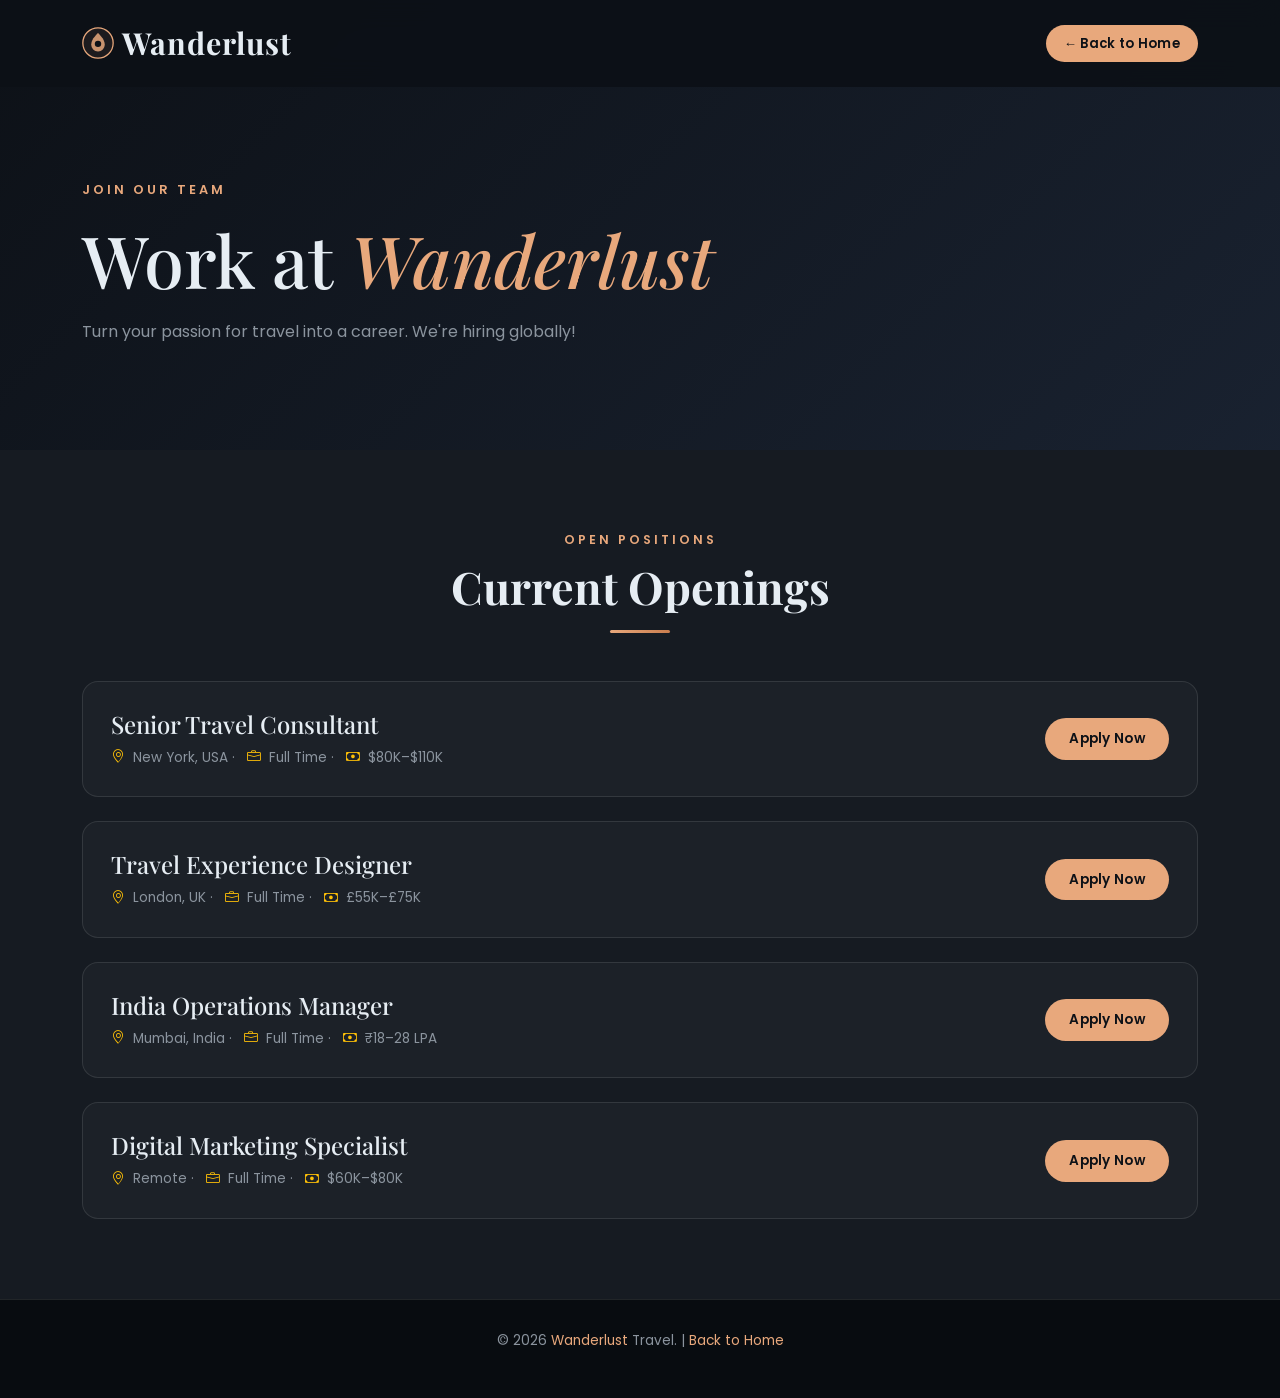
<file: travel-showcase/pages/careers.html>
<!DOCTYPE html><html lang="en"><head><meta charset="UTF-8"/><meta name="viewport" content="width=device-width, initial-scale=1.0"/><title>Careers — Wanderlust Travel</title><link rel="stylesheet" href="https://cdn.jsdelivr.net/npm/bootstrap@5.3.0/dist/css/bootstrap.min.css"/><link rel="stylesheet" href="https://cdn.jsdelivr.net/npm/bootstrap-icons@1.10.5/font/bootstrap-icons.css"/><link href="https://fonts.googleapis.com/css2?family=Playfair+Display:ital,wght@0,400;0,700;1,400&family=Poppins:wght@300;400;500;600&display=swap" rel="stylesheet"/><link rel="stylesheet" href="../css/style.css"/></head>
<body>
<nav class="navbar navbar-expand-lg fixed-top" style="background:rgba(13,17,23,0.97)!important;backdrop-filter:blur(14px);padding:14px 0;"><div class="container"><a class="navbar-brand d-flex align-items-center gap-2" href="../index.html"><svg width="32" height="32" viewBox="0 0 38 38" fill="none"><circle cx="19" cy="19" r="18" stroke="#e8a87c" stroke-width="1.5" fill="rgba(232,168,124,0.08)"/><path d="M19 7C19 7 27 14 27 20.5C27 25.5 23.5 29 19 29C14.5 29 11 25.5 11 20.5C11 14 19 7 19 7Z" fill="#e8a87c" opacity="0.85"/><circle cx="19" cy="20" r="3.8" fill="#0d1117"/></svg><span class="brand-name">Wander<span>lust</span></span></a><a href="../index.html" class="btn-primary-custom ms-auto" style="font-size:0.82rem;padding:8px 18px;">← Back to Home</a></div></nav>
<div style="min-height:50vh;background:linear-gradient(135deg,rgba(13,17,23,0.88),rgba(26,35,50,0.92)),url('https://images.unsplash.com/photo-1521737711867-e3b97375f902?w=1400&q=80') center/cover;display:flex;align-items:center;padding-top:90px;">
  <div class="container"><p style="color:var(--primary);text-transform:uppercase;letter-spacing:3px;font-size:0.8rem;font-weight:600;">Join Our Team</p><h1 style="font-family:'Playfair Display',serif;font-size:clamp(2.5rem,6vw,4.5rem);color:var(--text-light);margin-bottom:16px;">Work at <span style="color:var(--primary);font-style:italic;">Wanderlust</span></h1><p style="color:var(--text-muted);max-width:500px;">Turn your passion for travel into a career. We're hiring globally!</p></div>
</div>
<section style="padding:80px 0;background:var(--dark2);">
  <div class="container">
    <div class="text-center mb-5"><span class="section-label">Open Positions</span><h2 class="section-title">Current Openings</h2><div class="accent-line"></div></div>
    <div class="row g-4">
      <div class="col-12"><div style="background:var(--card-bg);border:1px solid var(--glass-border);border-radius:16px;padding:28px;display:flex;justify-content:space-between;align-items:center;flex-wrap:wrap;gap:16px;transition:all 0.3s;" onmouseover="this.style.borderColor='var(--primary)'" onmouseout="this.style.borderColor='var(--glass-border)'"><div><h4 style="font-family:'Playfair Display',serif;margin-bottom:8px;">Senior Travel Consultant</h4><p style="color:var(--text-muted);font-size:0.85rem;margin:0;"><i class="bi bi-geo-alt me-2 text-warning"></i>New York, USA · <i class="bi bi-briefcase me-2 ms-2 text-warning"></i>Full Time · <i class="bi bi-cash me-2 ms-2 text-warning"></i>$80K–$110K</p></div><button class="btn-primary-custom" style="font-size:0.85rem;padding:10px 24px;">Apply Now</button></div></div>
      <div class="col-12"><div style="background:var(--card-bg);border:1px solid var(--glass-border);border-radius:16px;padding:28px;display:flex;justify-content:space-between;align-items:center;flex-wrap:wrap;gap:16px;transition:all 0.3s;" onmouseover="this.style.borderColor='var(--primary)'" onmouseout="this.style.borderColor='var(--glass-border)'"><div><h4 style="font-family:'Playfair Display',serif;margin-bottom:8px;">Travel Experience Designer</h4><p style="color:var(--text-muted);font-size:0.85rem;margin:0;"><i class="bi bi-geo-alt me-2 text-warning"></i>London, UK · <i class="bi bi-briefcase me-2 ms-2 text-warning"></i>Full Time · <i class="bi bi-cash me-2 ms-2 text-warning"></i>£55K–£75K</p></div><button class="btn-primary-custom" style="font-size:0.85rem;padding:10px 24px;">Apply Now</button></div></div>
      <div class="col-12"><div style="background:var(--card-bg);border:1px solid var(--glass-border);border-radius:16px;padding:28px;display:flex;justify-content:space-between;align-items:center;flex-wrap:wrap;gap:16px;transition:all 0.3s;" onmouseover="this.style.borderColor='var(--primary)'" onmouseout="this.style.borderColor='var(--glass-border)'"><div><h4 style="font-family:'Playfair Display',serif;margin-bottom:8px;">India Operations Manager</h4><p style="color:var(--text-muted);font-size:0.85rem;margin:0;"><i class="bi bi-geo-alt me-2 text-warning"></i>Mumbai, India · <i class="bi bi-briefcase me-2 ms-2 text-warning"></i>Full Time · <i class="bi bi-cash me-2 ms-2 text-warning"></i>₹18–28 LPA</p></div><button class="btn-primary-custom" style="font-size:0.85rem;padding:10px 24px;">Apply Now</button></div></div>
      <div class="col-12"><div style="background:var(--card-bg);border:1px solid var(--glass-border);border-radius:16px;padding:28px;display:flex;justify-content:space-between;align-items:center;flex-wrap:wrap;gap:16px;transition:all 0.3s;" onmouseover="this.style.borderColor='var(--primary)'" onmouseout="this.style.borderColor='var(--glass-border)'"><div><h4 style="font-family:'Playfair Display',serif;margin-bottom:8px;">Digital Marketing Specialist</h4><p style="color:var(--text-muted);font-size:0.85rem;margin:0;"><i class="bi bi-geo-alt me-2 text-warning"></i>Remote · <i class="bi bi-briefcase me-2 ms-2 text-warning"></i>Full Time · <i class="bi bi-cash me-2 ms-2 text-warning"></i>$60K–$80K</p></div><button class="btn-primary-custom" style="font-size:0.85rem;padding:10px 24px;">Apply Now</button></div></div>
    </div>
  </div>
</section>
<footer style="background:#080c10;padding:30px 0;border-top:1px solid var(--glass-border);"><div class="container text-center"><p style="color:var(--text-muted);font-size:0.85rem;">© 2026 <span style="color:var(--primary);">Wanderlust</span> Travel. | <a href="../index.html" style="color:var(--primary);">Back to Home</a></p></div></footer>
<script src="https://cdn.jsdelivr.net/npm/bootstrap@5.3.0/dist/js/bootstrap.bundle.min.js"></script>
</body></html>
</file>
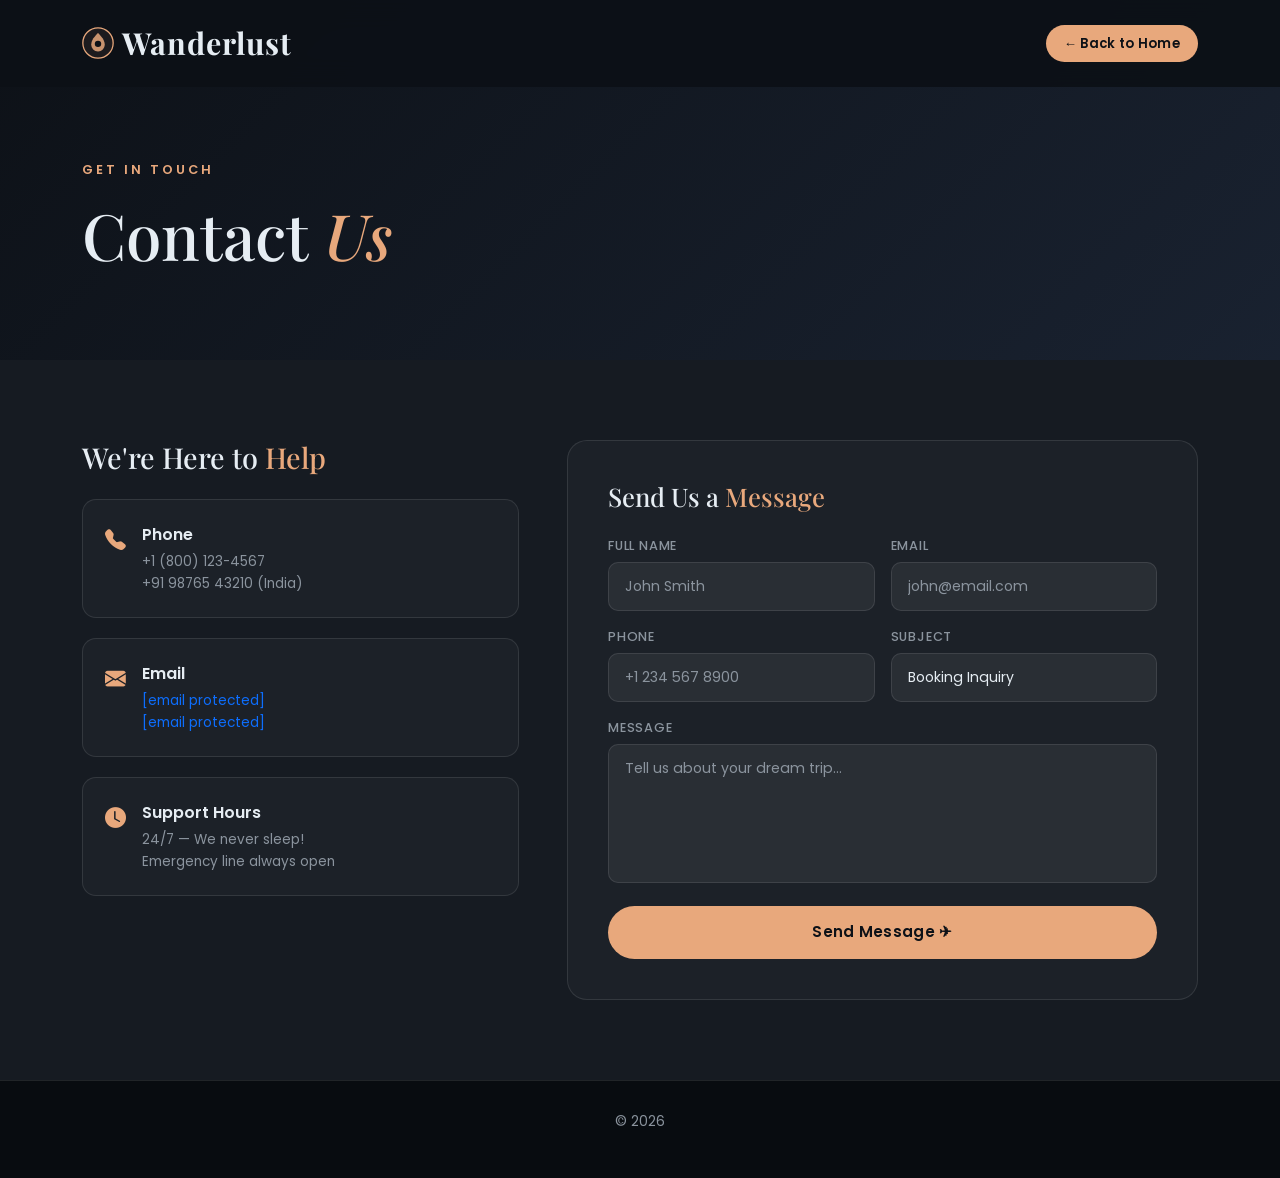
<file: travel-showcase/pages/contact.html>
<!DOCTYPE html><html lang="en"><head><meta charset="UTF-8"/><meta name="viewport" content="width=device-width, initial-scale=1.0"/><title>Contact — Wanderlust Travel</title><link rel="stylesheet" href="https://cdn.jsdelivr.net/npm/bootstrap@5.3.0/dist/css/bootstrap.min.css"/><link rel="stylesheet" href="https://cdn.jsdelivr.net/npm/bootstrap-icons@1.10.5/font/bootstrap-icons.css"/><link href="https://fonts.googleapis.com/css2?family=Playfair+Display:ital,wght@0,400;0,700;1,400&family=Poppins:wght@300;400;500;600&display=swap" rel="stylesheet"/><link rel="stylesheet" href="../css/style.css"/></head>
<body>
<nav class="navbar navbar-expand-lg fixed-top" style="background:rgba(13,17,23,0.97)!important;backdrop-filter:blur(14px);padding:14px 0;"><div class="container"><a class="navbar-brand d-flex align-items-center gap-2" href="../index.html"><svg width="32" height="32" viewBox="0 0 38 38" fill="none"><circle cx="19" cy="19" r="18" stroke="#e8a87c" stroke-width="1.5" fill="rgba(232,168,124,0.08)"/><path d="M19 7C19 7 27 14 27 20.5C27 25.5 23.5 29 19 29C14.5 29 11 25.5 11 20.5C11 14 19 7 19 7Z" fill="#e8a87c" opacity="0.85"/><circle cx="19" cy="20" r="3.8" fill="#0d1117"/></svg><span class="brand-name">Wander<span>lust</span></span></a><a href="../index.html" class="btn-primary-custom ms-auto" style="font-size:0.82rem;padding:8px 18px;">← Back to Home</a></div></nav>
<div style="min-height:40vh;background:linear-gradient(135deg,rgba(13,17,23,0.9),rgba(26,35,50,0.93)),url('https://images.unsplash.com/photo-1423666639041-f56000c27a9a?w=1400&q=80') center/cover;display:flex;align-items:center;padding-top:90px;">
  <div class="container"><p style="color:var(--primary);text-transform:uppercase;letter-spacing:3px;font-size:0.8rem;font-weight:600;">Get In Touch</p><h1 style="font-family:'Playfair Display',serif;font-size:clamp(2.5rem,6vw,4rem);color:var(--text-light);margin-bottom:16px;">Contact <span style="color:var(--primary);font-style:italic;">Us</span></h1></div>
</div>
<section style="padding:80px 0;background:var(--dark2);">
  <div class="container">
    <div class="row g-5">
      <div class="col-lg-5">
        <h3 style="font-family:'Playfair Display',serif;font-size:1.8rem;margin-bottom:24px;">We're Here to <span style="color:var(--primary);">Help</span></h3>
        <div style="display:flex;flex-direction:column;gap:20px;">
          <div style="background:var(--card-bg);border:1px solid var(--glass-border);border-radius:14px;padding:22px;display:flex;gap:16px;align-items:flex-start;"><i class="bi bi-telephone-fill" style="color:var(--primary);font-size:1.3rem;flex-shrink:0;margin-top:2px;"></i><div><p style="font-weight:600;margin-bottom:4px;">Phone</p><p style="color:var(--text-muted);font-size:0.85rem;margin:0;">+1 (800) 123-4567<br/>+91 98765 43210 (India)</p></div></div>
          <div style="background:var(--card-bg);border:1px solid var(--glass-border);border-radius:14px;padding:22px;display:flex;gap:16px;align-items:flex-start;"><i class="bi bi-envelope-fill" style="color:var(--primary);font-size:1.3rem;flex-shrink:0;margin-top:2px;"></i><div><p style="font-weight:600;margin-bottom:4px;">Email</p><p style="color:var(--text-muted);font-size:0.85rem;margin:0;"><a href="/cdn-cgi/l/email-protection" class="__cf_email__" data-cfemail="761e131a1a19360117181213041a0305025815191b">[email&#160;protected]</a><br/><a href="/cdn-cgi/l/email-protection" class="__cf_email__" data-cfemail="2f4d4040444641485c6f584e414b4a5d435a5c5b014c4042">[email&#160;protected]</a></p></div></div>
          <div style="background:var(--card-bg);border:1px solid var(--glass-border);border-radius:14px;padding:22px;display:flex;gap:16px;align-items:flex-start;"><i class="bi bi-clock-fill" style="color:var(--primary);font-size:1.3rem;flex-shrink:0;margin-top:2px;"></i><div><p style="font-weight:600;margin-bottom:4px;">Support Hours</p><p style="color:var(--text-muted);font-size:0.85rem;margin:0;">24/7 — We never sleep!<br/>Emergency line always open</p></div></div>
        </div>
      </div>
      <div class="col-lg-7">
        <div style="background:var(--card-bg);border:1px solid var(--glass-border);border-radius:20px;padding:40px;">
          <h3 style="font-family:'Playfair Display',serif;font-size:1.6rem;margin-bottom:24px;">Send Us a <span style="color:var(--primary);">Message</span></h3>
          <div class="row g-3">
            <div class="col-md-6"><label class="form-label-custom">Full Name</label><input type="text" class="form-input-custom" placeholder="John Smith"/></div>
            <div class="col-md-6"><label class="form-label-custom">Email</label><input type="email" class="form-input-custom" placeholder="john@email.com"/></div>
            <div class="col-md-6"><label class="form-label-custom">Phone</label><input type="tel" class="form-input-custom" placeholder="+1 234 567 8900"/></div>
            <div class="col-md-6"><label class="form-label-custom">Subject</label><select class="form-input-custom"><option>Booking Inquiry</option><option>Trip Planning</option><option>Cancellation</option><option>General Query</option></select></div>
            <div class="col-12"><label class="form-label-custom">Message</label><textarea class="form-input-custom" rows="5" placeholder="Tell us about your dream trip..." style="resize:none;"></textarea></div>
            <div class="col-12"><button class="btn-primary-custom w-100" onclick="this.textContent='✅ Message Sent! We\'ll reply within 2 hours.';this.style.background='#2d6a4f';">Send Message ✈</button></div>
          </div>
        </div>
      </div>
    </div>
  </div>
</section>
<footer style="background:#080c10;padding:30px 0;border-top:1px solid var(--glass-border);"><div class="container text-center"><p style="color:var(--text-muted);font-size:0.85rem;">© 2026 <span style="color:va
</file>
<file: travel-showcase/css/style.css>
/* ============================================================
   WANDERLUST — TRAVEL DESTINATION SHOWCASE
   style.css — Main Stylesheet
   ============================================================ */

/* ========================
   CSS VARIABLES
======================== */
:root {
  --primary: #e8a87c;
  --primary-dark: #c97d4e;
  --primary-light: rgba(232, 168, 124, 0.15);
  --accent: #2d6a4f;
  --dark: #0d1117;
  --dark2: #161b22;
  --card-bg: #1c2128;
  --text-light: #e6edf3;
  --text-muted: #8b949e;
  --glass: rgba(255, 255, 255, 0.06);
  --glass-border: rgba(255, 255, 255, 0.1);
  --shadow-sm: 0 4px 15px rgba(0, 0, 0, 0.2);
  --shadow-md: 0 15px 35px rgba(0, 0, 0, 0.3);
  --shadow-lg: 0 30px 60px rgba(0, 0, 0, 0.4);
  --radius-sm: 10px;
  --radius-md: 16px;
  --radius-lg: 24px;
  --transition: all 0.4s ease;
}

/* ========================
   GLOBAL RESET & BASE
======================== */
*, *::before, *::after {
  margin: 0;
  padding: 0;
  box-sizing: border-box;
}

html {
  scroll-behavior: smooth;
  font-size: 16px;
}

body {
  font-family: 'Poppins', sans-serif;
  background-color: var(--dark);
  color: var(--text-light);
  overflow-x: hidden;
  line-height: 1.6;
}

h1, h2, h3, h4 {
  font-family: 'Playfair Display', serif;
  line-height: 1.2;
}

a {
  text-decoration: none;
  transition: var(--transition);
}

img {
  max-width: 100%;
  display: block;
}

ul {
  list-style: none;
  padding: 0;
  margin: 0;
}

section {
  padding: 100px 0;
}

/* ========================
   REUSABLE UTILITIES
======================== */
.section-label {
  color: var(--primary);
  text-transform: uppercase;
  letter-spacing: 3px;
  font-size: 0.78rem;
  font-weight: 600;
  margin-bottom: 10px;
  display: block;
}

.section-title {
  font-size: clamp(2rem, 4vw, 2.8rem);
  font-weight: 700;
  margin-bottom: 12px;
  color: var(--text-light);
}

.section-subtitle {
  color: var(--text-muted);
  font-size: 1rem;
  font-weight: 300;
  margin-bottom: 60px;
  max-width: 500px;
  margin-left: auto;
  margin-right: auto;
}

.accent-line {
  width: 60px;
  height: 3px;
  background: linear-gradient(to right, var(--primary), var(--primary-dark));
  margin: 16px auto 20px;
  border-radius: 2px;
}

/* ========================
   BUTTONS
======================== */
.btn-primary-custom {
  background: var(--primary);
  color: var(--dark);
  border: none;
  padding: 14px 32px;
  border-radius: 50px;
  font-weight: 600;
  font-size: 0.95rem;
  font-family: 'Poppins', sans-serif;
  cursor: pointer;
  transition: var(--transition);
  display: inline-block;
  text-decoration: none;
  letter-spacing: 0.3px;
}

.btn-primary-custom:hover {
  background: var(--primary-dark);
  transform: translateY(-3px);
  box-shadow: 0 15px 35px rgba(232, 168, 124, 0.3);
  color: var(--dark);
}

.btn-primary-custom:active {
  transform: translateY(-1px);
}

.btn-outline-custom {
  background: transparent;
  color: var(--text-light);
  border: 1px solid var(--glass-border);
  padding: 14px 32px;
  border-radius: 50px;
  font-weight: 400;
  font-size: 0.95rem;
  font-family: 'Poppins', sans-serif;
  cursor: pointer;
  transition: var(--transition);
  display: inline-block;
  text-decoration: none;
  margin-left: 16px;
}

.btn-outline-custom:hover {
  border-color: var(--primary);
  color: var(--primary);
  transform: translateY(-3px);
}

/* ========================
   NAVBAR
======================== */
.navbar {
  background: transparent;
  transition: var(--transition);
  padding: 22px 0;
  position: fixed;
  width: 100%;
  top: 0;
  z-index: 1000;
}

.navbar.scrolled {
  background: rgba(13, 17, 23, 0.96) !important;
  backdrop-filter: blur(14px);
  -webkit-backdrop-filter: blur(14px);
  padding: 12px 0;
  box-shadow: 0 4px 30px rgba(0, 0, 0, 0.5);
}

.navbar-brand {
  font-family: 'Playfair Display', serif;
  font-size: 1.9rem;
  color: var(--primary) !important;
  letter-spacing: 1px;
  font-weight: 700;
}

.navbar-brand span {
  color: var(--text-light);
}

.nav-link {
  color: var(--text-light) !important;
  font-weight: 400;
  font-size: 0.88rem;
  letter-spacing: 0.5px;
  margin: 0 8px;
  transition: color 0.3s;
  position: relative;
  padding-bottom: 4px !important;
}

.nav-link::after {
  content: '';
  position: absolute;
  bottom: -2px;
  left: 0;
  width: 0;
  height: 2px;
  background: var(--primary);
  transition: width 0.35s ease;
  border-radius: 2px;
}

.nav-link:hover {
  color: var(--primary) !important;
}

.nav-link:hover::after {
  width: 100%;
}

.navbar-toggler {
  border-color: rgba(232, 168, 124, 0.5);
  padding: 6px 10px;
}

.navbar-toggler:focus {
  box-shadow: none;
}

.navbar-toggler-icon {
  background-image: url("data:image/svg+xml,%3csvg xmlns='http://www.w3.org/2000/svg' viewBox='0 0 30 30'%3e%3cpath stroke='%23e8a87c' stroke-linecap='round' stroke-miterlimit='10' stroke-width='2' d='M4 7h22M4 15h22M4 23h22'/%3e%3c/svg%3e");
}

/* ========================
   HERO SECTION
======================== */
#hero {
  min-height: 100vh;
  background: linear-gradient(135deg, #0d1117 0%, #1a2332 50%, #0d1117 100%);
  display: flex;
  align-items: center;
  position: relative;
  overflow: hidden;
  padding: 0;
}

/* Decorative background blobs */
.hero-bg-shapes {
  position: absolute;
  inset: 0;
  overflow: hidden;
  pointer-events: none;
}

.hero-bg-shapes::before {
  content: '';
  position: absolute;
  width: 650px;
  height: 650px;
  border-radius: 50%;
  background: radial-gradient(circle, rgba(232, 168, 124, 0.12) 0%, transparent 70%);
  top: -220px;
  right: -120px;
  animation: floatBlob 8s ease-in-out infinite;
}

.hero-bg-shapes::after {
  content: '';
  position: absolute;
  width: 450px;
  height: 450px;
  border-radius: 50%;
  background: radial-gradient(circle, rgba(45, 106, 79, 0.15) 0%, transparent 70%);
  bottom: -120px;
  left: -100px;
  animation: floatBlob 10s ease-in-out infinite reverse;
}

.hero-content {
  position: relative;
  z-index: 2;
  padding-top: 100px;
  padding-bottom: 60px;
}

.hero-badge {
  display: inline-block;
  background: rgba(232, 168, 124, 0.15);
  border: 1px solid rgba(232, 168, 124, 0.3);
  color: var(--primary);
  padding: 8px 22px;
  border-radius: 50px;
  font-size: 0.78rem;
  letter-spacing: 2.5px;
  text-transform: uppercase;
  margin-bottom: 26px;
  font-weight: 500;
}

.hero-title {
  font-size: clamp(2.8rem, 6vw, 5.5rem);
  line-height: 1.08;
  margin-bottom: 26px;
  color: var(--text-light);
}

.hero-title .highlight {
  color: var(--primary);
  font-style: italic;
}

.hero-desc {
  font-size: 1.05rem;
  color: var(--text-muted);
  max-width: 460px;
  line-height: 1.85;
  margin-bottom: 42px;
  font-weight: 300;
}

.hero-stats {
  display: flex;
  gap: 40px;
  margin-top: 56px;
  flex-wrap: wrap;
}

.stat-item {
  text-align: center;
}

.stat-number {
  font-family: 'Playfair Display', serif;
  font-size: 2.1rem;
  color: var(--primary);
  font-weight: 700;
  display: block;
  line-height: 1;
}

.stat-label {
  font-size: 0.72rem;
  color: var(--text-muted);
  text-transform: uppercase;
  letter-spacing: 1.5px;
  margin-top: 6px;
  display: block;
}

.stat-divider {
  width: 1px;
  height: 40px;
  background: var(--glass-border);
  align-self: center;
}

/* Hero Image Side */
.hero-image-grid {
  position: relative;
  padding-top: 100px;
  padding-bottom: 50px;
}

.hero-img-main {
  width: 100%;
  height: 520px;
  object-fit: cover;
  border-radius: var(--radius-lg);
  box-shadow: 0 40px 80px rgba(0, 0, 0, 0.55);
}

.hero-img-float {
  position: absolute;
  bottom: 20px;
  left: -30px;
  width: 190px;
  height: 150px;
  object-fit: cover;
  border-radius: var(--radius-md);
  border: 4px solid var(--dark);
  box-shadow: 0 20px 40px rgba(0, 0, 0, 0.45);
}

.hero-img-badge {
  position: absolute;
  top: 120px;
  right: -20px;
  background: var(--card-bg);
  border: 1px solid var(--glass-border);
  border-radius: 16px;
  padding: 16px 20px;
  text-align: center;
  backdrop-filter: blur(10px);
}

.hero-img-badge .badge-number {
  font-family: 'Playfair Display', serif;
  font-size: 1.6rem;
  color: var(--primary);
  font-weight: 700;
  display: block;
}

.hero-img-badge .badge-label {
  font-size: 0.7rem;
  color: var(--text-muted);
  text-transform: uppercase;
  letter-spacing: 1px;
}

/* ========================
   DESTINATIONS SECTION
======================== */
#destinations {
  background: var(--dark2);
}

/* Destination Card */
.destination-card {
  background: var(--card-bg);
  border-radius: var(--radius-lg);
  overflow: hidden;
  border: 1px solid var(--glass-border);
  transition: var(--transition);
  cursor: pointer;
  height: 100%;
  position: relative;
}

.destination-card:hover {
  transform: translateY(-14px);
  box-shadow: var(--shadow-lg);
  border-color: rgba(232, 168, 124, 0.4);
}

.card-img-wrapper {
  overflow: hidden;
  height: 230px;
  position: relative;
}

.card-img-wrapper img {
  width: 100%;
  height: 100%;
  object-fit: cover;
  transition: transform 0.65s ease;
}

.destination-card:hover .card-img-wrapper img {
  transform: scale(1.12);
}

.card-badge {
  position: absolute;
  top: 16px;
  right: 16px;
  background: var(--primary);
  color: var(--dark);
  padding: 5px 14px;
  border-radius: 50px;
  font-size: 0.72rem;
  font-weight: 700;
  letter-spacing: 0.3px;
  z-index: 1;
}

.card-body-custom {
  padding: 26px;
}

.card-country {
  font-size: 0.72rem;
  color: var(--primary);
  text-transform: uppercase;
  letter-spacing: 2.5px;
  margin-bottom: 8px;
  font-weight: 600;
}

.card-title-custom {
  font-family: 'Playfair Display', serif;
  font-size: 1.45rem;
  margin-bottom: 10px;
  color: var(--text-light);
}

.card-desc {
  color: var(--text-muted);
  font-size: 0.84rem;
  line-height: 1.75;
  margin-bottom: 22px;
}

.card-footer-custom {
  display: flex;
  justify-content: space-between;
  align-items: center;
  padding-top: 18px;
  border-top: 1px solid var(--glass-border);
}

.card-price {
  font-family: 'Playfair Display', serif;
  font-size: 1.35rem;
  color: var(--primary);
  font-weight: 700;
}

.card-price span {
  font-family: 'Poppins', sans-serif;
  font-size: 0.72rem;
  color: var(--text-muted);
  font-weight: 400;
}

.card-rating {
  color: #ffd700;
  font-size: 0.85rem;
  font-weight: 500;
}

/* Card Hover Glow */
.destination-card::before {
  content: '';
  position: absolute;
  inset: 0;
  border-radius: var(--radius-lg);
  padding: 1px;
  background: linear-gradient(135deg, rgba(232,168,124,0), rgba(232,168,124,0.4));
  -webkit-mask: linear-gradient(#fff 0 0) content-box, linear-gradient(#fff 0 0);
  mask: linear-gradient(#fff 0 0) content-box, linear-gradient(#fff 0 0);
  -webkit-mask-composite: xor;
  mask-composite: exclude;
  opacity: 0;
  transition: opacity 0.4s;
  pointer-events: none;
}

.destination-card:hover::before {
  opacity: 1;
}

/* ========================
   WHY CHOOSE US
======================== */
#why-us {
  background: var(--dark);
}

.feature-card {
  background: var(--glass);
  border: 1px solid var(--glass-border);
  border-radius: var(--radius-lg);
  padding: 42px 30px;
  text-align: center;
  transition: var(--transition);
  height: 100%;
  backdrop-filter: blur(10px);
  -webkit-backdrop-filter: blur(10px);
  position: relative;
  overflow: hidden;
}

.feature-card::after {
  content: '';
  position: absolute;
  bottom: 0;
  left: 0;
  right: 0;
  height: 3px;
  background: linear-gradient(to right, var(--primary), var(--primary-dark));
  transform: scaleX(0);
  transition: transform 0.4s ease;
}

.feature-card:hover {
  background: rgba(232, 168, 124, 0.07);
  border-color: rgba(232, 168, 124, 0.3);
  transform: translateY(-10px);
  box-shadow: var(--shadow-md);
}

.feature-card:hover::after {
  transform: scaleX(1);
}

.feature-icon {
  width: 72px;
  height: 72px;
  background: var(--primary-light);
  border-radius: 50%;
  display: flex;
  align-items: center;
  justify-content: center;
  margin: 0 auto 26px;
  font-size: 1.85rem;
  color: var(--primary);
  transition: var(--transition);
}

.feature-card:hover .feature-icon {
  background: var(--primary);
  color: var(--dark);
  transform: rotate(10deg) scale(1.1);
  box-shadow: 0 10px 25px rgba(232, 168, 124, 0.3);
}

.feature-title {
  font-family: 'Playfair Display', serif;
  font-size: 1.3rem;
  margin-bottom: 14px;
  color: var(--text-light);
}

.feature-desc {
  color: var(--text-muted);
  font-size: 0.875rem;
  line-height: 1.82;
}

/* ========================
   GALLERY SECTION
======================== */
#gallery {
  background: var(--dark2);
}

.gallery-grid {
  display: grid;
  grid-template-columns: repeat(4, 1fr);
  grid-template-rows: repeat(2, 230px);
  gap: 16px;
}

.gallery-item {
  overflow: hidden;
  border-radius: var(--radius-md);
  position: relative;
  cursor: pointer;
  background: var(--card-bg);
}

.gallery-item:first-child {
  grid-column: span 2;
  grid-row: span 2;
}

.gallery-item img {
  width: 100%;
  height: 100%;
  object-fit: cover;
  transition: transform 0.65s ease;
}

.gallery-item:hover img {
  transform: scale(1.1);
}

.gallery-overlay {
  position: absolute;
  inset: 0;
  background: linear-gradient(to top, rgba(0, 0, 0, 0.75) 0%, transparent 60%);
  opacity: 0;
  transition: opacity 0.4s ease;
  display: flex;
  align-items: flex-end;
  padding: 22px;
}

.gallery-item:hover .gallery-overlay {
  opacity: 1;
}

.gallery-overlay-text {
  color: white;
  font-size: 0.88rem;
  font-weight: 500;
  letter-spacing: 0.3px;
}

.gallery-overlay-text i {
  color: var(--primary);
  margin-right: 6px;
}

/* ========================
   TESTIMONIALS
======================== */
#testimonials {
  background: var(--dark);
}

.testimonial-card {
  background: var(--card-bg);
  border: 1px solid var(--glass-border);
  border-radius: var(--radius-lg);
  padding: 38px;
  transition: var(--transition);
  height: 100%;
  position: relative;
}

.testimonial-card:hover {
  border-color: rgba(232, 168, 124, 0.3);
  transform: translateY(-8px);
  box-shadow: var(--shadow-md);
}

.testimonial-quote {
  font-size: 3.5rem;
  color: var(--primary);
  line-height: 0.8;
  margin-bottom: 18px;
  font-family: 'Playfair Display', serif;
  opacity: 0.8;
}

.testimonial-text {
  color: var(--text-muted);
  font-size: 0.88rem;
  line-height: 1.85;
  margin-bottom: 28px;
  font-style: italic;
  font-weight: 300;
}

.testimonial-author {
  display: flex;
  align-items: center;
  gap: 16px;
}

.author-avatar {
  width: 52px;
  height: 52px;
  border-radius: 50%;
  object-fit: cover;
  border: 2px solid var(--primary);
  flex-shrink: 0;
}

.author-name {
  font-weight: 600;
  font-size: 0.95rem;
  color: var(--text-light);
  margin-bottom: 2px;
}

.author-location {
  color: var(--text-muted);
  font-size: 0.78rem;
}

.stars {
  color: #ffd700;
  font-size: 0.85rem;
  margin-bottom: 6px;
  letter-spacing: 1px;
}

/* Verified badge */
.verified-badge {
  position: absolute;
  top: 24px;
  right: 24px;
  background: rgba(45, 106, 79, 0.2);
  border: 1px solid rgba(45, 106, 79, 0.4);
  color: #4ade80;
  font-size: 0.7rem;
  padding: 4px 10px;
  border-radius: 50px;
  font-weight: 500;
}

/* ========================
   NEWSLETTER SECTION
======================== */
#newsletter {
  background: linear-gradient(135deg, #1a2332 0%, #0d1117 100%);
  position: relative;
  overflow: hidden;
  padding: 120px 0;
}

#newsletter::before {
  content: '';
  position: absolute;
  width: 600px;
  height: 600px;
  border-radius: 50%;
  background: radial-gradient(circle, rgba(232, 168, 124, 0.1) 0%, transparent 70%);
  top: -250px;
  right: -150px;
  pointer-events: none;
}

#newsletter::after {
  content: '';
  position: absolute;
  width: 400px;
  height: 400px;
  border-radius: 50%;
  background: radial-gradient(circle, rgba(45, 106, 79, 0.08) 0%, transparent 70%);
  bottom: -150px;
  left: -100px;
  pointer-events: none;
}

.newsletter-content {
  position: relative;
  z-index: 2;
}

.newsletter-title {
  font-size: clamp(2rem, 4vw, 2.8rem);
  margin-bottom: 18px;
  color: var(--text-light);
}

.newsletter-desc {
  color: var(--text-muted);
  margin-bottom: 42px;
  font-size: 1rem;
  font-weight: 300;
  max-width: 440px;
  margin-left: auto;
  margin-right: auto;
}

.newsletter-form {
  display: flex;
  gap: 12px;
  max-width: 520px;
  margin: 0 auto;
}

.newsletter-input {
  flex: 1;
  background: var(--glass);
  border: 1px solid var(--glass-border);
  border-radius: 50px;
  padding: 14px 26px;
  color: var(--text-light);
  font-family: 'Poppins', sans-serif;
  font-size: 0.9rem;
  outline: none;
  transition: border-color 0.3s, box-shadow 0.3s;
}

.newsletter-input::placeholder {
  color: var(--text-muted);
}

.newsletter-input:focus {
  border-color: var(--primary);
  box-shadow: 0 0 0 3px rgba(232, 168, 124, 0.12);
}

.newsletter-note {
  color: var(--text-muted);
  font-size: 0.76rem;
  margin-top: 16px;
}

/* ========================
   FOOTER
======================== */
footer {
  background: #080c10;
  padding: 70px 0 30px;
  border-top: 1px solid var(--glass-border);
}

.footer-brand {
  font-family: 'Playfair Display', serif;
  font-size: 1.9rem;
  color: var(--primary);
  margin-bottom: 18px;
  font-weight: 700;
  display: block;
}

.footer-desc {
  color: var(--text-muted);
  font-size: 0.875rem;
  line-height: 1.85;
  max-width: 280px;
}

.footer-heading {
  font-size: 0.75rem;
  text-transform: uppercase;
  letter-spacing: 2.5px;
  color: var(--primary);
  margin-bottom: 22px;
  font-weight: 600;
  font-family: 'Poppins', sans-serif;
}

.footer-links li {
  margin-bottom: 11px;
}

.footer-links a {
  color: var(--text-muted);
  font-size: 0.875rem;
  transition: color 0.3s, padding-left 0.3s;
  display: inline-flex;
  align-items: center;
  gap: 6px;
}

.footer-links a:hover {
  color: var(--primary);
  padding-left: 4px;
}

.social-icons {
  display: flex;
  gap: 12px;
  margin-top: 24px;
  flex-wrap: wrap;
}

.social-icon {
  width: 42px;
  height: 42px;
  border-radius: 50%;
  background: var(--glass);
  border: 1px solid var(--glass-border);
  display: flex;
  align-items: center;
  justify-content: center;
  color: var(--text-muted);
  text-decoration: none;
  transition: var(--transition);
  font-size: 1rem;
}

.social-icon:hover {
  background: var(--primary);
  color: var(--dark);
  border-color: var(--primary);
  transform: translateY(-5px);
  box-shadow: 0 10px 20px rgba(232, 168, 124, 0.25);
}

.footer-divider {
  border-top: 1px solid var(--glass-border);
  margin-top: 55px;
  padding-top: 28px;
}

.footer-bottom-text {
  color: var(--text-muted);
  font-size: 0.8rem;
  text-align: center;
}

.footer-bottom-text span {
  color: var(--primary);
}

/* ========================
   MODAL STYLES
======================== */
.modal-content {
  background: var(--card-bg);
  border: 1px solid var(--glass-border);
  border-radius: var(--radius-lg);
  color: var(--text-light);
}

.modal-header {
  border-bottom: 1px solid var(--glass-border);
  padding: 26px 30px;
  background: transparent;
}

.modal-title {
  font-family: 'Playfair Display', serif;
  color: var(--text-light);
  font-size: 1.65rem;
  font-weight: 700;
}

.btn-close {
  filter: invert(1) brightness(0.7);
}

.btn-close:hover {
  filter: invert(1) brightness(1);
}

.modal-body {
  padding: 30px;
}

.modal-img {
  width: 100%;
  height: 240px;
  object-fit: cover;
  border-radius: var(--radius-md);
  margin-bottom: 22px;
}

.modal-detail {
  display: flex;
  gap: 10px;
  align-items: center;
  color: var(--text-muted);
  font-size: 0.875rem;
  margin-bottom: 12px;
}

.modal-detail i {
  color: var(--primary);
  font-size: 1rem;
  width: 18px;
  flex-shrink: 0;
}

.modal-desc {
  color: var(--text-muted);
  font-size: 0.88rem;
  line-height: 1.82;
  margin-bottom: 24px;
}

.modal-book-btn {
  display: block;
  width: 100%;
  text-align: center;
  margin-top: 20px;
  padding: 14px;
  border-radius: 50px;
}

/* ========================
   SCROLL TO TOP BUTTON
======================== */
#scrollTop {
  position: fixed;
  bottom: 32px;
  right: 32px;
  width: 50px;
  height: 50px;
  background: var(--primary);
  color: var(--dark);
  border: none;
  border-radius: 50%;
  font-size: 1.15rem;
  cursor: pointer;
  opacity: 0;
  visibility: hidden;
  transition: var(--transition);
  z-index: 999;
  display: flex;
  align-items: center;
  justify-content: center;
  box-shadow: 0 8px 20px rgba(232, 168, 124, 0.3);
}

#scrollTop.visible {
  opacity: 1;
  visibility: visible;
}

#scrollTop:hover {
  background: var(--primary-dark);
  transform: translateY(-5px);
  box-shadow: 0 14px 28px rgba(232, 168, 124, 0.35);
}

/* ========================
   SCROLL ANIMATIONS
======================== */
.fade-in-up {
  opacity: 0;
  transform: translateY(32px);
  transition: opacity 0.7s ease, transform 0.7s ease;
}

.fade-in-up.visible {
  opacity: 1;
  transform: translateY(0);
}

.fade-in-left {
  opacity: 0;
  transform: translateX(-32px);
  transition: opacity 0.7s ease, transform 0.7s ease;
}

.fade-in-left.visible {
  opacity: 1;
  transform: translateX(0);
}

.fade-in-right {
  opacity: 0;
  transform: translateX(32px);
  transition: opacity 0.7s ease, transform 0.7s ease;
}

.fade-in-right.visible {
  opacity: 1;
  transform: translateX(0);
}

/* Staggered animation delays for cards */
.fade-in-up:nth-child(1) { transition-delay: 0.0s; }
.fade-in-up:nth-child(2) { transition-delay: 0.1s; }
.fade-in-up:nth-child(3) { transition-delay: 0.2s; }
.fade-in-up:nth-child(4) { transition-delay: 0.3s; }
.fade-in-up:nth-child(5) { transition-delay: 0.4s; }
.fade-in-up:nth-child(6) { transition-delay: 0.5s; }

/* ========================
   RESPONSIVE — TABLET
======================== */
@media (max-width: 991px) {
  section { padding: 80px 0; }

  .hero-content {
    padding-top: 120px;
    padding-bottom: 40px;
    text-align: center;
  }

  .hero-desc { margin: 0 auto 40px; }
  .hero-stats { justify-content: center; }
  .hero-image-grid { padding-top: 20px; padding-bottom: 60px; }

  .hero-img-badge {
    right: 10px;
    top: 40px;
  }

  .gallery-grid {
    grid-template-columns: repeat(2, 1fr);
    grid-template-rows: repeat(3, 200px);
  }

  .gallery-item:first-child {
    grid-column: span 2;
    grid-row: span 1;
  }

  .newsletter-form { max-width: 400px; }
}

/* ========================
   RESPONSIVE — MOBILE
======================== */
@media (max-width: 767px) {
  section { padding: 70px 0; }

  .section-title { font-size: 1.9rem; }
  .section-subtitle { font-size: 0.9rem; }

  .hero-title { font-size: 2.4rem; }

  .hero-buttons { display: flex; flex-direction: column; gap: 12px; align-items: center; }
  .btn-outline-custom { margin-left: 0; }

  .hero-stats { gap: 20px; }
  .stat-divider { display: none; }

  .hero-img-main { height: 320px; }
  .hero-img-float { width: 140px; height: 110px; left: -10px; }
  .hero-img-badge { display: none; }

  .gallery-grid {
    grid-template-columns: 1fr 1fr;
    grid-template-rows: repeat(4, 160px);
  }

  .gallery-item:first-child {
    grid-column: span 2;
    grid-row: span 1;
  }

  .newsletter-form {
    flex-direction: column;
    padding: 0 10px;
  }

  .newsletter-input { text-align: center; }

  .testimonial-card { padding: 26px; }

  footer { padding: 50px 0 24px; }

  #scrollTop { bottom: 20px; right: 20px; width: 44px; height: 44px; }
}

/* ========================
   RESPONSIVE — SMALL MOBILE
======================== */
@media (max-width: 480px) {
  .hero-title { font-size: 2rem; }
  .hero-stats { gap: 16px; }
  .stat-number { font-size: 1.7rem; }

  .destination-card { border-radius: var(--radius-md); }
  .gallery-grid { gap: 10px; }
}

/* ========================
   NAVBAR BRAND LOGO
======================== */
.brand-logo svg { display: block; }

.brand-name {
  font-family: 'Playfair Display', serif;
  font-size: 1.9rem;
  color: var(--primary);
  font-weight: 700;
  letter-spacing: 1px;
}

.brand-name span { color: var(--text-light); }

.nav-book-btn {
  padding: 10px 22px;
  font-size: 0.85rem;
  border: none;
  cursor: pointer;
}

/* ========================
   DESTINATION DETAIL MODAL
======================== */
.dest-modal-content {
  background: var(--card-bg);
  border: 1px solid var(--glass-border);
  border-radius: var(--radius-lg);
  color: var(--text-light);
  overflow: hidden;
}

.dest-modal-header {
  border-bottom: 1px solid var(--glass-border);
  padding: 22px 28px;
  background: var(--dark2);
}

.dest-modal-title {
  font-family: 'Playfair Display', serif;
  font-size: 1.6rem;
  color: var(--text-light);
  font-weight: 700;
}

/* Carousel height */
#destCarousel .carousel-item img {
  width: 100%;
  height: 320px;
  object-fit: cover;
}

.carousel-caption-custom {
  position: absolute;
  bottom: 0;
  left: 0;
  right: 0;
  background: linear-gradient(to top, rgba(0,0,0,0.75), transparent);
  padding: 20px;
  text-align: left;
}

.carousel-caption-custom p {
  margin: 0;
  font-size: 0.85rem;
  color: rgba(255,255,255,0.85);
  font-weight: 500;
}

.dest-info { background: var(--card-bg); }

.dest-desc {
  color: var(--text-muted);
  font-size: 0.9rem;
  line-height: 1.8;
  margin-bottom: 20px;
}

.dest-detail {
  display: flex;
  align-items: center;
  gap: 10px;
  background: var(--glass);
  border: 1px solid var(--glass-border);
  border-radius: 10px;
  padding: 12px 16px;
  color: var(--text-muted);
  font-size: 0.85rem;
}

.dest-detail i {
  color: var(--primary);
  font-size: 1rem;
  flex-shrink: 0;
}

/* ========================
   BOOKING MODAL
======================== */
.booking-modal-content {
  background: var(--card-bg);
  border: 1px solid var(--glass-border);
  border-radius: var(--radius-lg);
  color: var(--text-light);
}

.booking-modal-header {
  border-bottom: 1px solid var(--glass-border);
  padding: 24px 30px;
  background: var(--dark2);
  display: flex;
  justify-content: space-between;
  align-items: flex-start;
}

.booking-modal-title {
  font-family: 'Playfair Display', serif;
  font-size: 1.6rem;
  color: var(--text-light);
  margin-bottom: 4px;
}

.booking-modal-sub {
  color: var(--text-muted);
  font-size: 0.85rem;
  margin: 0;
}

.booking-body { padding: 30px; }

/* Step Indicators */
.booking-steps {
  display: flex;
  align-items: center;
  justify-content: center;
  gap: 0;
}

.step {
  display: flex;
  align-items: center;
  gap: 8px;
  color: var(--text-muted);
  font-size: 0.82rem;
  font-weight: 500;
  padding: 8px 16px;
  border-radius: 50px;
  transition: all 0.3s;
}

.step.active {
  background: rgba(232,168,124,0.15);
  color: var(--primary);
  border: 1px solid rgba(232,168,124,0.3);
}

.step-num {
  width: 22px;
  height: 22px;
  border-radius: 50%;
  background: var(--glass-border);
  display: flex;
  align-items: center;
  justify-content: center;
  font-size: 0.75rem;
  font-weight: 700;
}

.step.active .step-num {
  background: var(--primary);
  color: var(--dark);
}

.step-line {
  flex: 1;
  height: 1px;
  background: var(--glass-border);
  max-width: 60px;
}

/* Section title inside booking */
.step-section-title {
  font-family: 'Poppins', sans-serif;
  font-size: 0.9rem;
  font-weight: 600;
  color: var(--primary);
  margin-bottom: 20px;
  display: flex;
  align-items: center;
  gap: 8px;
  text-transform: uppercase;
  letter-spacing: 1px;
}

/* Form Inputs */
.form-label-custom {
  color: var(--text-muted);
  font-size: 0.8rem;
  font-weight: 500;
  margin-bottom: 6px;
  display: block;
  text-transform: uppercase;
  letter-spacing: 0.8px;
}

.form-input-custom {
  width: 100%;
  background: var(--glass);
  border: 1px solid var(--glass-border);
  border-radius: 10px;
  padding: 12px 16px;
  color: var(--text-light);
  font-family: 'Poppins', sans-serif;
  font-size: 0.88rem;
  outline: none;
  transition: border-color 0.3s, box-shadow 0.3s;
  appearance: none;
}

.form-input-custom:focus {
  border-color: var(--primary);
  box-shadow: 0 0 0 3px rgba(232,168,124,0.12);
}

.form-input-custom::placeholder { color: var(--text-muted); }

.form-input-custom option {
  background: var(--card-bg);
  color: var(--text-light);
}

/* Transport Options */
.transport-options {
  display: flex;
  flex-wrap: wrap;
  gap: 10px;
  margin-top: 4px;
}

.transport-opt {
  cursor: pointer;
}

.transport-opt input { display: none; }

.transport-opt span {
  display: inline-block;
  padding: 10px 18px;
  border-radius: 50px;
  border: 1px solid var(--glass-border);
  background: var(--glass);
  color: var(--text-muted);
  font-size: 0.85rem;
  transition: all 0.3s;
  user-select: none;
}

.transport-opt input:checked + span {
  background: rgba(232,168,124,0.2);
  border-color: var(--primary);
  color: var(--primary);
  font-weight: 600;
}

.transport-opt span:hover {
  border-color: var(--primary);
  color: var(--primary);
}

/* Booking Summary */
.booking-summary {
  background: var(--dark2);
  border: 1px solid var(--glass-border);
  border-radius: 16px;
  padding: 24px;
}

.summary-row {
  display: flex;
  justify-content: space-between;
  align-items: center;
  padding: 10px 0;
  border-bottom: 1px solid var(--glass-border);
  font-size: 0.875rem;
}

.summary-row:last-child { border-bottom: none; }

.summary-label {
  color: var(--text-muted);
  display: flex;
  align-items: center;
  gap: 8px;
}

.summary-label i { color: var(--primary); }

.summary-value {
  color: var(--text-light);
  font-weight: 500;
  text-align: right;
}

.summary-total {
  margin-top: 16px;
  padding-top: 16px;
  border-top: 2px solid var(--primary);
  display: flex;
  justify-content: space-between;
  align-items: center;
}

.summary-total .label {
  font-weight: 600;
  color: var(--text-light);
  font-size: 1rem;
}

.summary-total .amount {
  font-family: 'Playfair Display', serif;
  font-size: 1.5rem;
  color: var(--primary);
  font-weight: 700;
}

/* ========================
   SUCCESS OVERLAY
======================== */
.success-overlay {
  position: fixed;
  inset: 0;
  background: rgba(0,0,0,0.85);
  backdrop-filter: blur(10px);
  z-index: 9999;
  display: flex;
  align-items: center;
  justify-content: center;
  animation: fadeIn 0.4s ease;
}

.success-box {
  background: var(--card-bg);
  border: 1px solid var(--glass-border);
  border-radius: 24px;
  padding: 50px 40px;
  text-align: center;
  max-width: 480px;
  width: 90%;
  animation: scaleIn 0.4s ease;
  position: relative;
  overflow: hidden;
}

.success-box::before {
  content: '';
  position: absolute;
  top: 0; left: 0; right: 0;
  height: 4px;
  background: linear-gradient(to right, var(--primary), var(--primary-dark));
}

.success-anim {
  font-size: 4rem;
  animation: bounceIn 0.6s ease;
  display: block;
  margin-bottom: 16px;
}

@keyframes bounceIn {
  0% { transform: scale(0); opacity: 0; }
  60% { transform: scale(1.2); }
  100% { transform: scale(1); opacity: 1; }
}

.success-title {
  font-family: 'Playfair Display', serif;
  font-size: 1.8rem;
  color: var(--text-light);
  margin-bottom: 10px;
}

.success-subtitle {
  color: var(--text-muted);
  font-size: 0.9rem;
  margin-bottom: 24px;
  line-height: 1.7;
}

.success-details {
  background: var(--dark2);
  border: 1px solid var(--glass-border);
  border-radius: 14px;
  padding: 20px;
  text-align: left;
}

.success-detail-row {
  display: flex;
  justify-content: space-between;
  font-size: 0.85rem;
  padding: 6px 0;
  border-bottom: 1px solid var(--glass-border);
}

.success-detail-row:last-child { border-bottom: none; }
.success-detail-row .sk { color: var(--text-muted); }
.success-detail-row .sv { color: var(--primary); font-weight: 600; }
</file>
